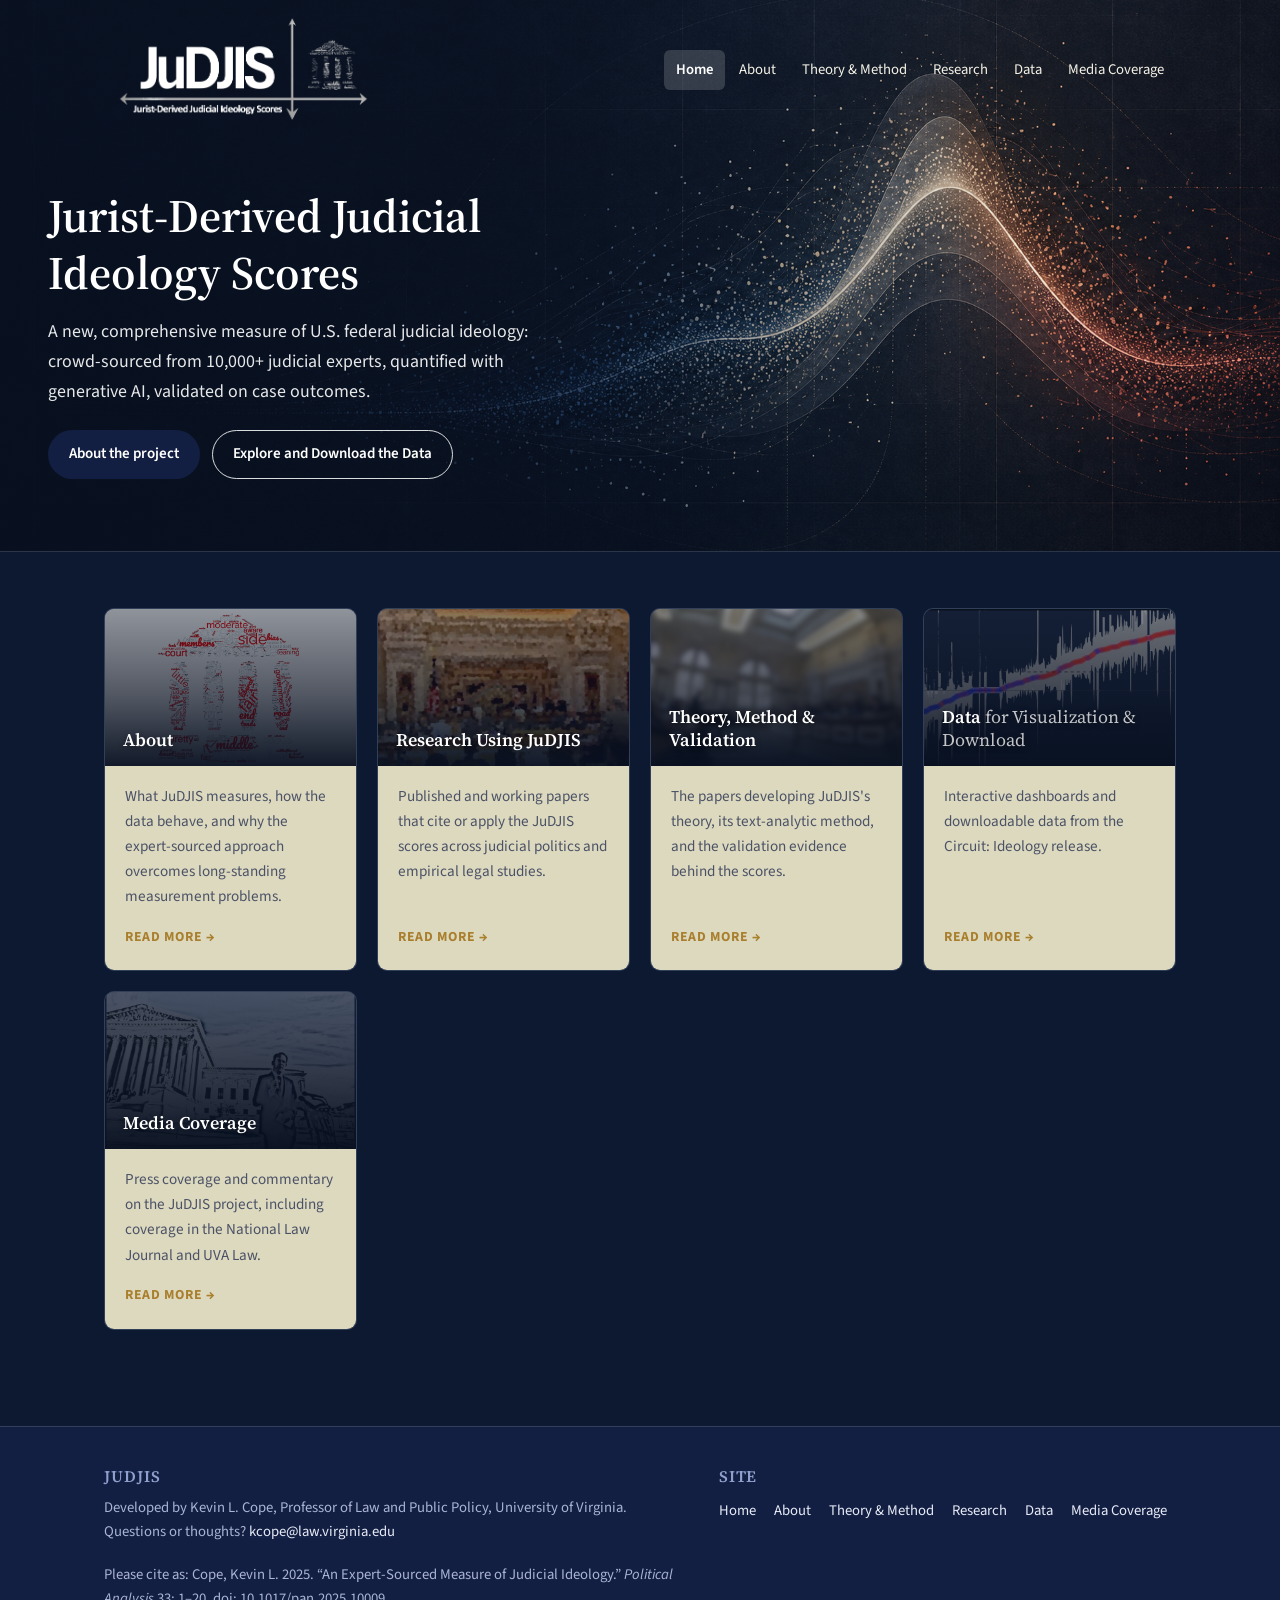
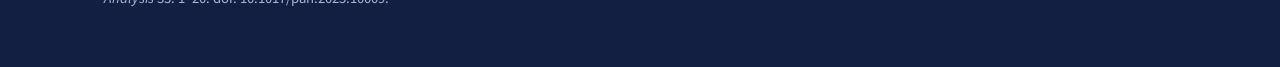
<file: index.html>
<!DOCTYPE html>
<html lang="en">
<head>
<meta charset="UTF-8">
<meta name="viewport" content="width=device-width, initial-scale=1.0">
<title>JuDJIS — Jurist-Derived Judicial Ideology Scores</title>
<meta name="description" content="A dynamic, interval-level, multi-dimensional measure of ideology for nearly every Article III U.S. federal judge serving since 1990.">
<link rel="preconnect" href="https://fonts.googleapis.com">
<link rel="preconnect" href="https://fonts.gstatic.com" crossorigin>
<link href="https://fonts.googleapis.com/css2?family=Source+Serif+4:wght@500;600;700&family=Source+Sans+3:wght@400;600;700&display=swap" rel="stylesheet">
<link rel="stylesheet" href="css/style.css">
</head>
<body class="home">

<section class="hero">
  <div class="hero-bg hero-bg-wave is-visible" id="heroBgA"></div>
  <div class="hero-bg hero-bg-dots" id="heroBgB"></div>
  <header class="site-header">
    <div class="container">
      <a class="brand" href="index.html">
        <img class="brand-logo" src="images/JuDJIS-Logo-header-bw.png" alt="JuDJIS — Jurist-Derived Judicial Ideology Scores">
      </a>
      <nav class="main-nav">
        <a href="index.html" class="active">Home</a>
        <a href="about.html">About</a>
        <a href="theory-method-validation.html">Theory &amp; Method</a>
        <a href="research.html">Research</a>
        <a href="data.html">Data</a>
        <a href="discussion-media.html">Media Coverage</a>
      </nav>
    </div>
  </header>

  <div class="hero-copy-row">
    <div class="hero-copy">
      <h1>Jurist-Derived Judicial Ideology Scores</h1>
      <p class="lede">A new, comprehensive measure of U.S. federal judicial ideology: crowd-sourced from 10,000+ judicial experts, quantified with generative AI, validated on case outcomes.</p>
      <div class="hero-actions">
        <a class="btn btn-primary" href="about.html">About the project</a>
        <a class="btn btn-ghost" href="data.html">Explore and Download the Data</a>
      </div>
    </div>
  </div>
</section>

<script>
(function () {
  var layers = [document.getElementById('heroBgA'), document.getElementById('heroBgB')];
  var current = 0;
  if (Math.random() < 0.5) {
    layers[0].classList.remove('is-visible');
    layers[1].classList.add('is-visible');
    current = 1;
  }
  setInterval(function () {
    var next = current === 0 ? 1 : 0;
    layers[current].classList.remove('is-visible');
    layers[next].classList.add('is-visible');
    current = next;
  }, 7500);
})();
</script>

<section class="section">
  <div class="container">
    <div class="card-grid">
      <a class="card" href="about.html">
        <div class="card-media card-media-contain">
          <img src="images/wordcloud-courthouse.png" alt="">
          <h3 class="card-media-title">About</h3>
        </div>
        <div class="card-body">
          <p>What JuDJIS measures, how the data behave, and why the expert-sourced approach overcomes long-standing measurement problems.</p>
          <span class="card-cta">Read more →</span>
        </div>
      </a>

      <a class="card" href="research.html">
        <div class="card-media">
          <img src="images/Picture2.jpg" alt="">
          <h3 class="card-media-title">Research Using JuDJIS</h3>
        </div>
        <div class="card-body">
          <p>Published and working papers that cite or apply the JuDJIS scores across judicial politics and empirical legal studies.</p>
          <span class="card-cta">Read more →</span>
        </div>
      </a>

      <a class="card" href="theory-method-validation.html">
        <div class="card-media">
          <img src="images/9thcir-edited-1024x669.png" alt="">
          <h3 class="card-media-title">Theory, Method &amp; Validation</h3>
        </div>
        <div class="card-body">
          <p>The papers developing JuDJIS's theory, its text-analytic method, and the validation evidence behind the scores.</p>
          <span class="card-cta">Read more →</span>
        </div>
      </a>

      <a class="card" href="data.html">
        <div class="card-media">
          <img src="images/Picture1-1.png" alt="">
          <h3 class="card-media-title">Data <span style="font-weight:400;color:rgba(255,255,255,0.75)">for Visualization &amp; Download</span></h3>
        </div>
        <div class="card-body">
          <p>Interactive dashboards and downloadable data from the Circuit: Ideology release.</p>
          <span class="card-cta">Read more →</span>
        </div>
      </a>

      <a class="card" href="discussion-media.html">
        <div class="card-media">
          <img src="images/Picture5.png" alt="">
          <h3 class="card-media-title">Media Coverage</h3>
        </div>
        <div class="card-body">
          <p>Press coverage and commentary on the JuDJIS project, including coverage in the National Law Journal and UVA Law.</p>
          <span class="card-cta">Read more →</span>
        </div>
      </a>
    </div>
  </div>
</section>

<footer class="site-footer">
  <div class="container">
    <div>
      <h4>JuDJIS</h4>
      <p>Developed by Kevin L. Cope, Professor of Law and Public Policy, University of Virginia.<br>
      Questions or thoughts? <a href="mailto:kcope@law.virginia.edu">kcope@law.virginia.edu</a></p>
      <p class="footer-fine">Please cite as: Cope, Kevin L. 2025. “An Expert-Sourced Measure of Judicial Ideology.” <em>Political Analysis</em> 33: 1–20. doi: 10.1017/pan.2025.10009.</p>
    </div>
    <div>
      <h4>Site</h4>
      <ul class="footer-nav">
        <li><a href="index.html">Home</a></li>
        <li><a href="about.html">About</a></li>
        <li><a href="theory-method-validation.html">Theory &amp; Method</a></li>
        <li><a href="research.html">Research</a></li>
        <li><a href="data.html">Data</a></li>
        <li><a href="discussion-media.html">Media Coverage</a></li>
      </ul>
    </div>
  </div>
</footer>

</body>
</html>
</file>
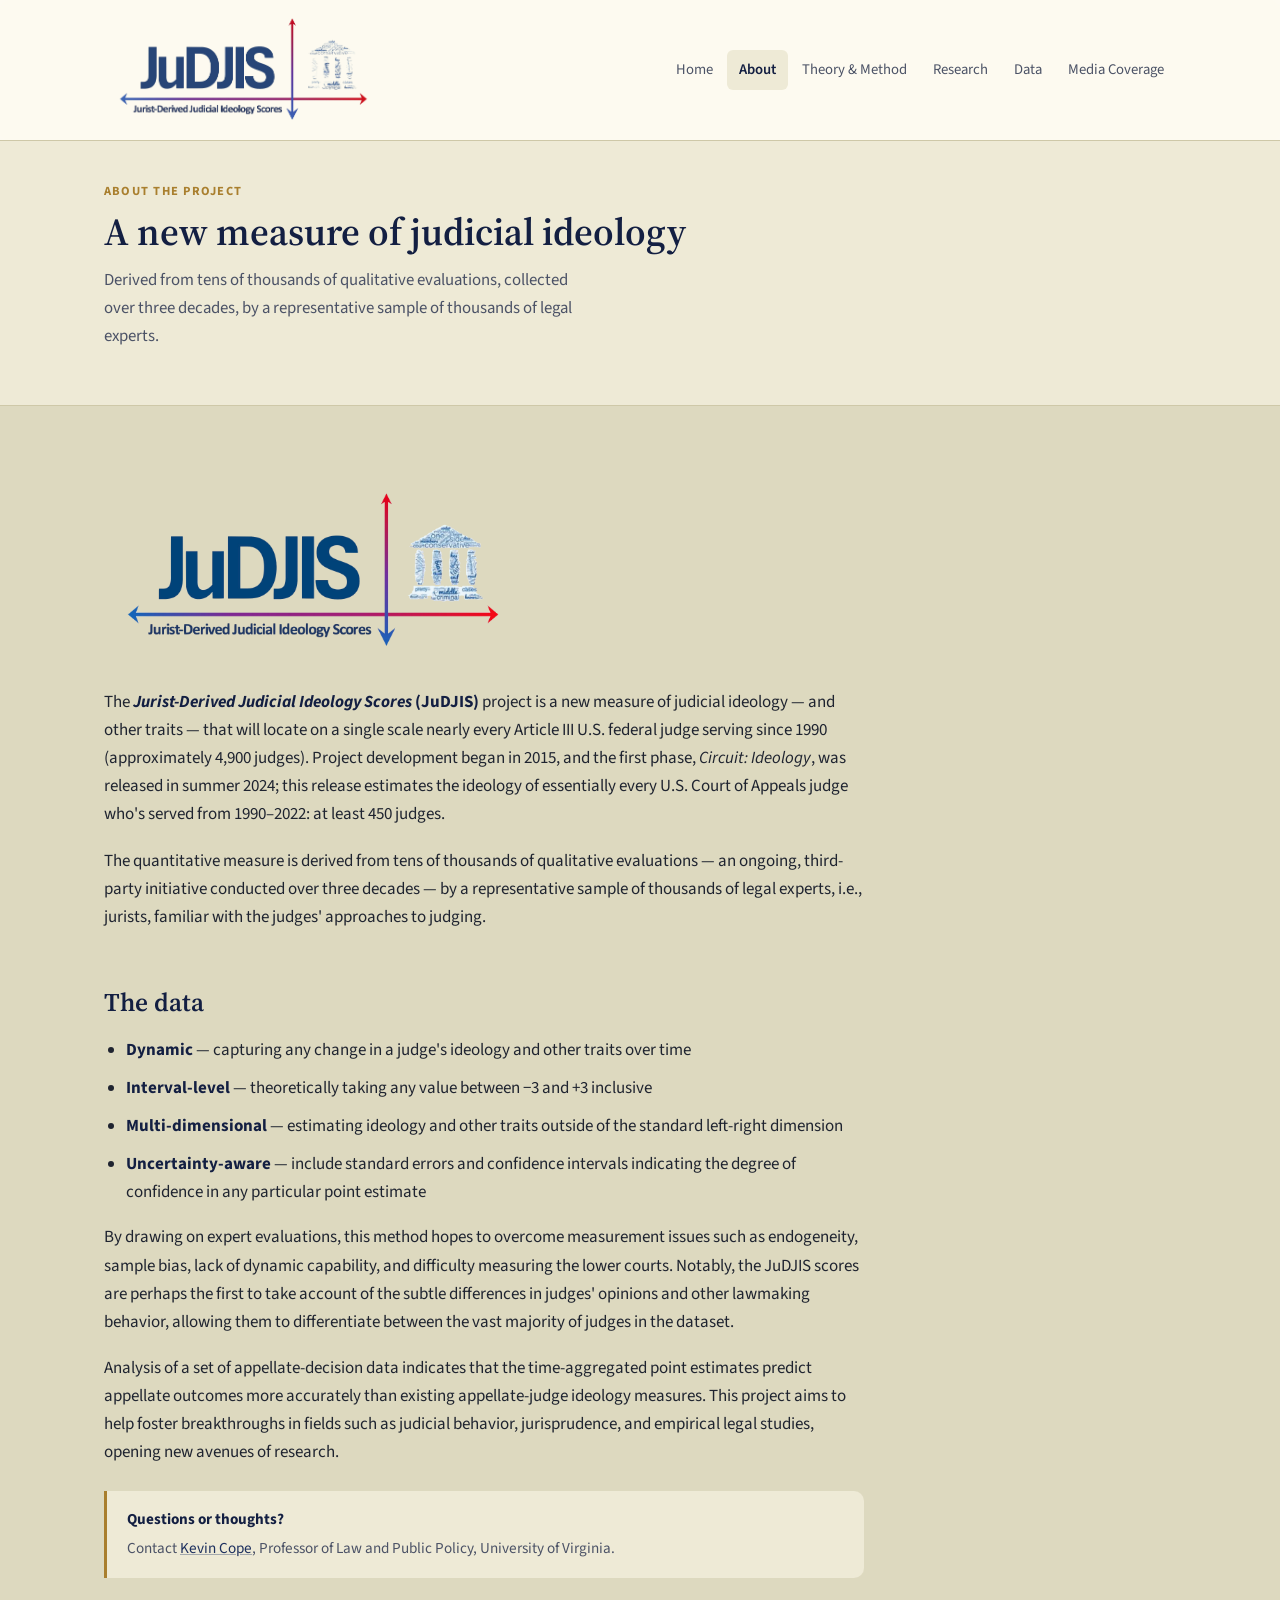
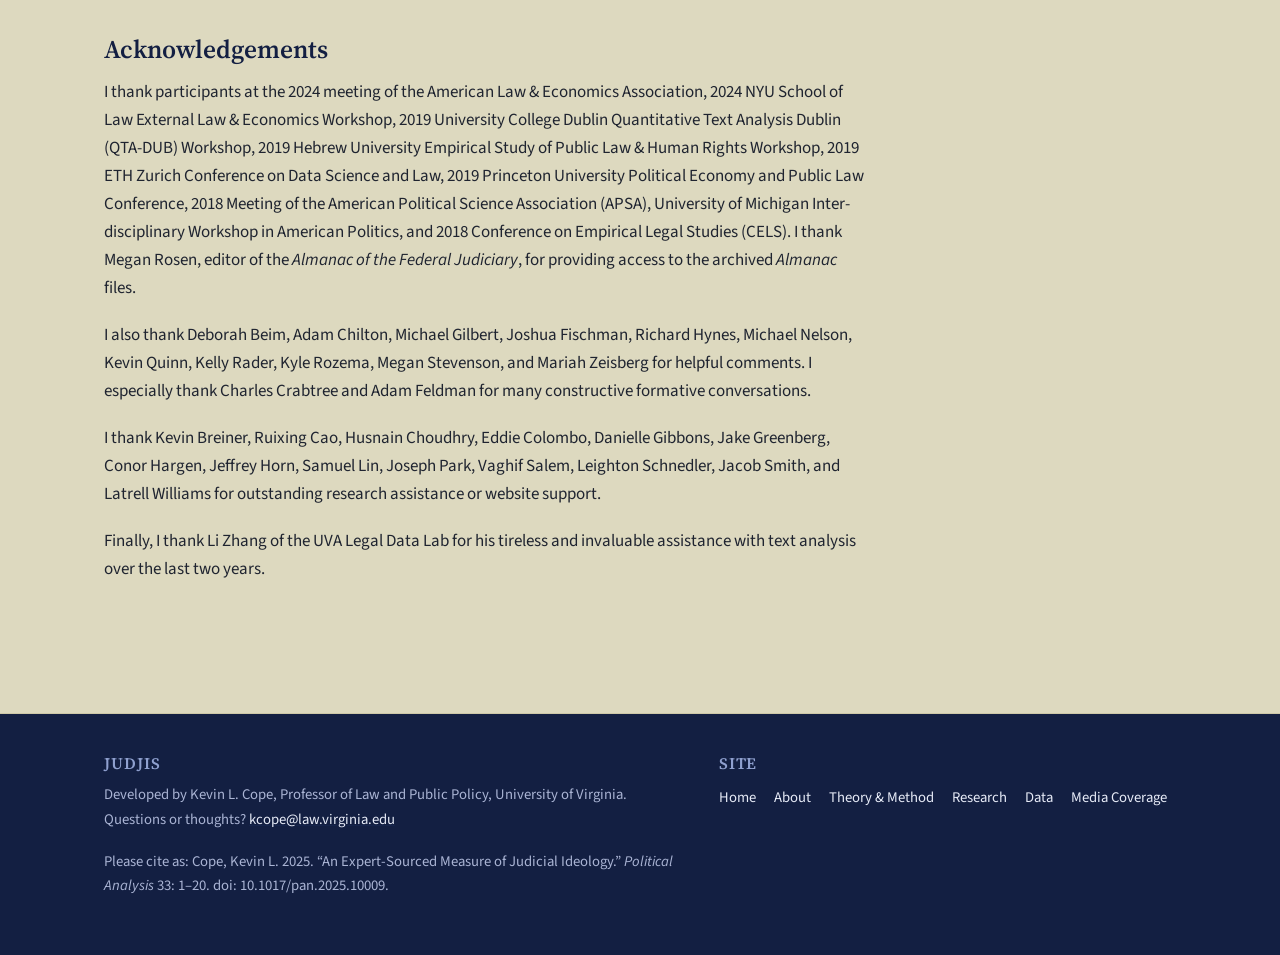
<file: about.html>
<!DOCTYPE html>
<html lang="en">
<head>
<meta charset="UTF-8">
<meta name="viewport" content="width=device-width, initial-scale=1.0">
<title>About — JuDJIS</title>
<meta name="description" content="What the Jurist-Derived Judicial Ideology Scores measure, how the data behave, and acknowledgements.">
<link rel="preconnect" href="https://fonts.googleapis.com">
<link rel="preconnect" href="https://fonts.gstatic.com" crossorigin>
<link href="https://fonts.googleapis.com/css2?family=Source+Serif+4:wght@500;600;700&family=Source+Sans+3:wght@400;600;700&display=swap" rel="stylesheet">
<link rel="stylesheet" href="css/style.css">
</head>
<body>

<header class="site-header">
  <div class="container">
    <a class="brand" href="index.html">
      <img class="brand-logo" src="images/JuDJIS-Logo-colored-transparent.png" alt="JuDJIS — Jurist-Derived Judicial Ideology Scores">
    </a>
    <nav class="main-nav">
      <a href="index.html">Home</a>
      <a href="about.html" class="active">About</a>
      <a href="theory-method-validation.html">Theory &amp; Method</a>
      <a href="research.html">Research</a>
      <a href="data.html">Data</a>
      <a href="discussion-media.html">Media Coverage</a>
    </nav>
  </div>
</header>

<section class="page-head">
  <div class="container">
    <div class="kicker">About the project</div>
    <h1>A new measure of judicial ideology</h1>
    <p class="lede">Derived from tens of thousands of qualitative evaluations, collected over three decades, by a representative sample of thousands of legal experts.</p>
  </div>
</section>

<div class="container">
  <div class="content-wrap prose">

    <img class="figure" src="images/JuDJIS-Logo-noBG.png" alt="JuDJIS logo" style="max-width:420px;border:none">

    <p>The <strong><em>Jurist-Derived Judicial Ideology Scores</em> (JuDJIS)</strong> project is a new measure of judicial ideology — and other traits — that will locate on a single scale nearly every Article III U.S. federal judge serving since 1990 (approximately 4,900 judges). Project development began in 2015, and the first phase, <em>Circuit: Ideology</em>, was released in summer 2024; this release estimates the ideology of essentially every U.S. Court of Appeals judge who's served from 1990&ndash;2022: at least 450 judges.</p>

    <p>The quantitative measure is derived from tens of thousands of qualitative evaluations — an ongoing, third-party initiative conducted over three decades — by a representative sample of thousands of legal experts, i.e., jurists, familiar with the judges' approaches to judging.</p>

    <h2>The data</h2>
    <ul>
      <li><strong>Dynamic</strong> — capturing any change in a judge's ideology and other traits over time</li>
      <li><strong>Interval-level</strong> — theoretically taking any value between &minus;3 and +3 inclusive</li>
      <li><strong>Multi-dimensional</strong> — estimating ideology and other traits outside of the standard left-right dimension</li>
      <li><strong>Uncertainty-aware</strong> — include standard errors and confidence intervals indicating the degree of confidence in any particular point estimate</li>
    </ul>

    <p>By drawing on expert evaluations, this method hopes to overcome measurement issues such as endogeneity, sample bias, lack of dynamic capability, and difficulty measuring the lower courts. Notably, the JuDJIS scores are perhaps the first to take account of the subtle differences in judges' opinions and other lawmaking behavior, allowing them to differentiate between the vast majority of judges in the dataset.</p>

    <p>Analysis of a set of appellate-decision data indicates that the time-aggregated point estimates predict appellate outcomes more accurately than existing appellate-judge ideology measures. This project aims to help foster breakthroughs in fields such as judicial behavior, jurisprudence, and empirical legal studies, opening new avenues of research.</p>

    <div class="note-box">
      <strong style="color:var(--navy-deep);display:block;margin-bottom:0.3em">Questions or thoughts?</strong>
      Contact <a href="mailto:kcope@law.virginia.edu">Kevin Cope</a>, Professor of Law and Public Policy, University of Virginia.
    </div>

    <h2>Acknowledgements</h2>
    <p>I thank participants at the 2024 meeting of the American Law &amp; Economics Association, 2024 NYU School of Law External Law &amp; Economics Workshop, 2019 University College Dublin Quantitative Text Analysis Dublin (QTA-DUB) Workshop, 2019 Hebrew University Empirical Study of Public Law &amp; Human Rights Workshop, 2019 ETH Zurich Conference on Data Science and Law, 2019 Princeton University Political Economy and Public Law Conference, 2018 Meeting of the American Political Science Association (APSA), University of Michigan Inter-disciplinary Workshop in American Politics, and 2018 Conference on Empirical Legal Studies (CELS). I thank Megan Rosen, editor of the <em>Almanac of the Federal Judiciary</em>, for providing access to the archived <em>Almanac</em> files.</p>

    <p>I also thank Deborah Beim, Adam Chilton, Michael Gilbert, Joshua Fischman, Richard Hynes, Michael Nelson, Kevin Quinn, Kelly Rader, Kyle Rozema, Megan Stevenson, and Mariah Zeisberg for helpful comments. I especially thank Charles Crabtree and Adam Feldman for many constructive formative conversations.</p>

    <p>I thank Kevin Breiner, Ruixing Cao, Husnain Choudhry, Eddie Colombo, Danielle Gibbons, Jake Greenberg, Conor Hargen, Jeffrey Horn, Samuel Lin, Joseph Park, Vaghif Salem, Leighton Schnedler, Jacob Smith, and Latrell Williams for outstanding research assistance or website support.</p>

    <p>Finally, I thank Li Zhang of the UVA Legal Data Lab for his tireless and invaluable assistance with text analysis over the last two years.</p>

  </div>
</div>

<footer class="site-footer">
  <div class="container">
    <div>
      <h4>JuDJIS</h4>
      <p>Developed by Kevin L. Cope, Professor of Law and Public Policy, University of Virginia.<br>
      Questions or thoughts? <a href="mailto:kcope@law.virginia.edu">kcope@law.virginia.edu</a></p>
      <p class="footer-fine">Please cite as: Cope, Kevin L. 2025. “An Expert-Sourced Measure of Judicial Ideology.” <em>Political Analysis</em> 33: 1–20. doi: 10.1017/pan.2025.10009.</p>
    </div>
    <div>
      <h4>Site</h4>
      <ul class="footer-nav">
        <li><a href="index.html">Home</a></li>
        <li><a href="about.html">About</a></li>
        <li><a href="theory-method-validation.html">Theory &amp; Method</a></li>
        <li><a href="research.html">Research</a></li>
        <li><a href="data.html">Data</a></li>
        <li><a href="discussion-media.html">Media Coverage</a></li>
      </ul>
    </div>
  </div>
</footer>

</body>
</html>
</file>
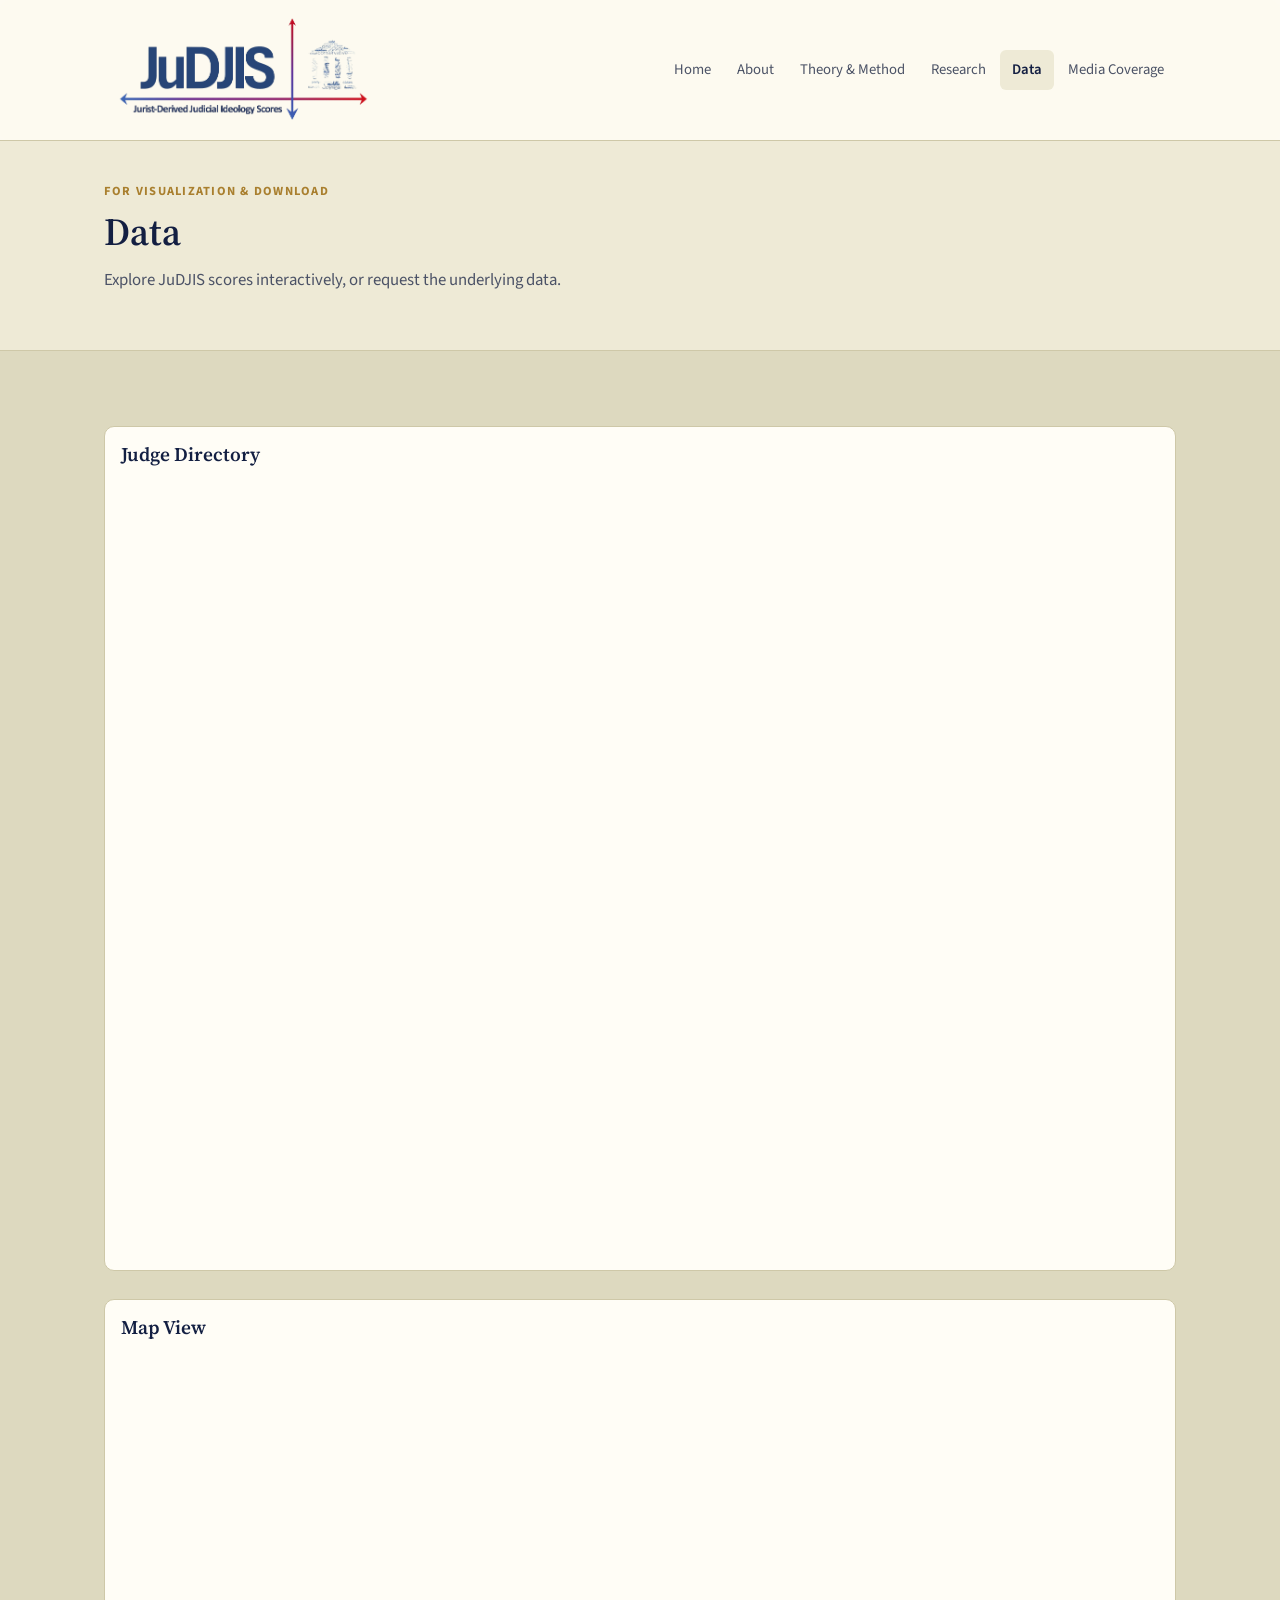
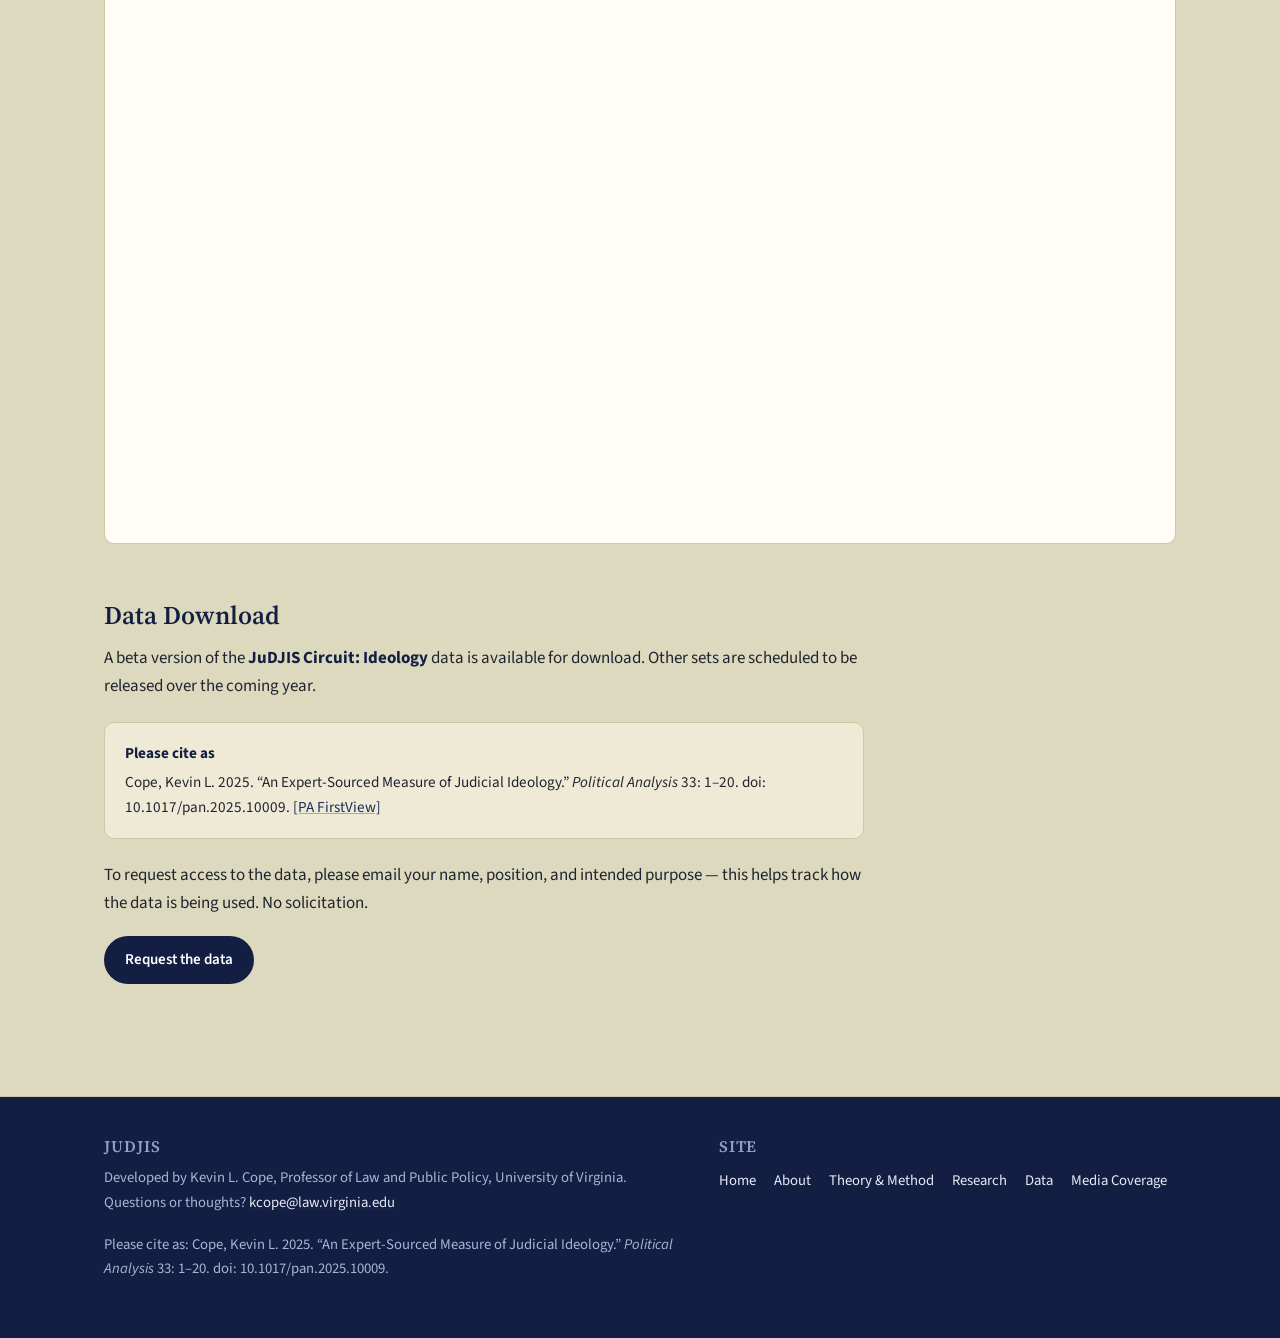
<file: data.html>
<!DOCTYPE html>
<html lang="en">
<head>
<meta charset="UTF-8">
<meta name="viewport" content="width=device-width, initial-scale=1.0">
<title>Data — JuDJIS</title>
<meta name="description" content="Interactive dashboards and downloadable data from the JuDJIS Circuit: Ideology release.">
<link rel="preconnect" href="https://fonts.googleapis.com">
<link rel="preconnect" href="https://fonts.gstatic.com" crossorigin>
<link href="https://fonts.googleapis.com/css2?family=Source+Serif+4:wght@500;600;700&family=Source+Sans+3:wght@400;600;700&display=swap" rel="stylesheet">
<link rel="stylesheet" href="css/style.css">
</head>
<body>

<header class="site-header">
  <div class="container">
    <a class="brand" href="index.html">
      <img class="brand-logo" src="images/JuDJIS-Logo-colored-transparent.png" alt="JuDJIS — Jurist-Derived Judicial Ideology Scores">
    </a>
    <nav class="main-nav">
      <a href="index.html">Home</a>
      <a href="about.html">About</a>
      <a href="theory-method-validation.html">Theory &amp; Method</a>
      <a href="research.html">Research</a>
      <a href="data.html" class="active">Data</a>
      <a href="discussion-media.html">Media Coverage</a>
    </nav>
  </div>
</header>

<section class="page-head">
  <div class="container">
    <div class="kicker">For visualization &amp; download</div>
    <h1>Data</h1>
    <p class="lede">Explore JuDJIS scores interactively, or request the underlying data.</p>
  </div>
</section>

<div class="container">
  <div class="content-wrap">

    <div class="viz-embed">
      <h3>Judge Directory</h3>
      <div class='tableauPlaceholder' id='vizDirectory' style='position: relative;'>
        <noscript>
          <a href='#'>
            <img alt='Directory' src='https://public.tableau.com/static/images/Ju/JuDJISInteractiveTool/JuDJISInteractiveTool/1_rss.png' style='border: none;' />
          </a>
        </noscript>
        <object class='tableauViz' style='display: none;'>
          <param name='host_url' value='https%3A%2F%2Fpublic.tableau.com%2F' />
          <param name='embed_code_version' value='3' />
          <param name='site_root' value='' />
          <param name='name' value='JuDJISInteractiveTool&#47;JuDJISInteractiveTool' />
          <param name='tabs' value='no' />
          <param name='toolbar' value='yes' />
          <param name='static_image' value='https://public.tableau.com/static/images/Ju/JuDJISInteractiveTool/JuDJISInteractiveTool/1.png' />
          <param name='animate_transition' value='yes' />
          <param name='display_static_image' value='yes' />
          <param name='display_spinner' value='yes' />
          <param name='display_overlay' value='yes' />
          <param name='display_count' value='yes' />
          <param name='language' value='en-US' />
        </object>
      </div>
    </div>

    <div class="viz-embed">
      <h3>Map View</h3>
      <div class='tableauPlaceholder' id='vizMap' style='position: relative;'>
        <noscript>
          <a href='#'>
            <img alt='Map' src='https://public.tableau.com/static/images/Ma/MapviewJUDJIS2025_8/Dashboard1/1_rss.png' style='border: none;' />
          </a>
        </noscript>
        <object class='tableauViz' style='display: none;'>
          <param name='host_url' value='https%3A%2F%2Fpublic.tableau.com%2F' />
          <param name='embed_code_version' value='3' />
          <param name='site_root' value='' />
          <param name='name' value='MapviewJUDJIS2025_8&#47;Dashboard1' />
          <param name='tabs' value='no' />
          <param name='toolbar' value='yes' />
          <param name='static_image' value='https://public.tableau.com/static/images/Ma/MapviewJUDJIS2025_8/Dashboard1/1.png' />
          <param name='animate_transition' value='yes' />
          <param name='display_static_image' value='yes' />
          <param name='display_spinner' value='yes' />
          <param name='display_overlay' value='yes' />
          <param name='display_count' value='yes' />
          <param name='language' value='en-US' />
        </object>
      </div>
    </div>

    <script type='text/javascript'>
      function resizeVizDirectory() {
        var div = document.getElementById('vizDirectory');
        var viz = div.getElementsByTagName('object')[0];
        var width = div.offsetWidth;
        viz.style.display = 'block';
        viz.style.width = '100%';
        viz.style.height = (width * 0.75) + 'px';
      }
      resizeVizDirectory();
      window.addEventListener('resize', resizeVizDirectory);

      function resizeVizMap() {
        var div = document.getElementById('vizMap');
        var viz = div.getElementsByTagName('object')[0];
        var width = div.offsetWidth;
        viz.style.display = 'block';
        viz.style.width = '100%';
        viz.style.height = (width * 0.75) + 'px';
      }
      resizeVizMap();
      window.addEventListener('resize', resizeVizMap);

      var judjisTableauScript = document.createElement('script');
      judjisTableauScript.src = 'https://public.tableau.com/javascripts/api/viz_v1.js';
      document.body.appendChild(judjisTableauScript);
    </script>

    <div class="prose">
      <h2>Data Download</h2>
      <p>A beta version of the <strong>JuDJIS Circuit: Ideology</strong> data is available for download. Other sets are scheduled to be released over the coming year.</p>

      <div class="cite-box">
        <strong>Please cite as</strong>
        Cope, Kevin L. 2025. “An Expert-Sourced Measure of Judicial Ideology.” <em>Political Analysis</em> 33: 1&ndash;20. doi: 10.1017/pan.2025.10009. <a href="https://www.cambridge.org/core/journals/political-analysis/article/an-expertsourced-measure-of-judicial-ideology/DA4B00735B1031B739F9AC14598EBA0B" target="_blank" rel="noreferrer noopener">[PA FirstView]</a>
      </div>

      <p>To request access to the data, please email your name, position, and intended purpose &mdash; this helps track how the data is being used. No solicitation.</p>

      <a class="btn btn-primary" href="mailto:kcope@law.virginia.edu?subject=JuDJIS%20Data%20Request&body=Name%3A%0APosition%3A%0AIntended%20purpose%3A">Request the data</a>
    </div>

  </div>
</div>

<footer class="site-footer">
  <div class="container">
    <div>
      <h4>JuDJIS</h4>
      <p>Developed by Kevin L. Cope, Professor of Law and Public Policy, University of Virginia.<br>
      Questions or thoughts? <a href="mailto:kcope@law.virginia.edu">kcope@law.virginia.edu</a></p>
      <p class="footer-fine">Please cite as: Cope, Kevin L. 2025. “An Expert-Sourced Measure of Judicial Ideology.” <em>Political Analysis</em> 33: 1–20. doi: 10.1017/pan.2025.10009.</p>
    </div>
    <div>
      <h4>Site</h4>
      <ul class="footer-nav">
        <li><a href="index.html">Home</a></li>
        <li><a href="about.html">About</a></li>
        <li><a href="theory-method-validation.html">Theory &amp; Method</a></li>
        <li><a href="research.html">Research</a></li>
        <li><a href="data.html">Data</a></li>
        <li><a href="discussion-media.html">Media Coverage</a></li>
      </ul>
    </div>
  </div>
</footer>

</body>
</html>
</file>
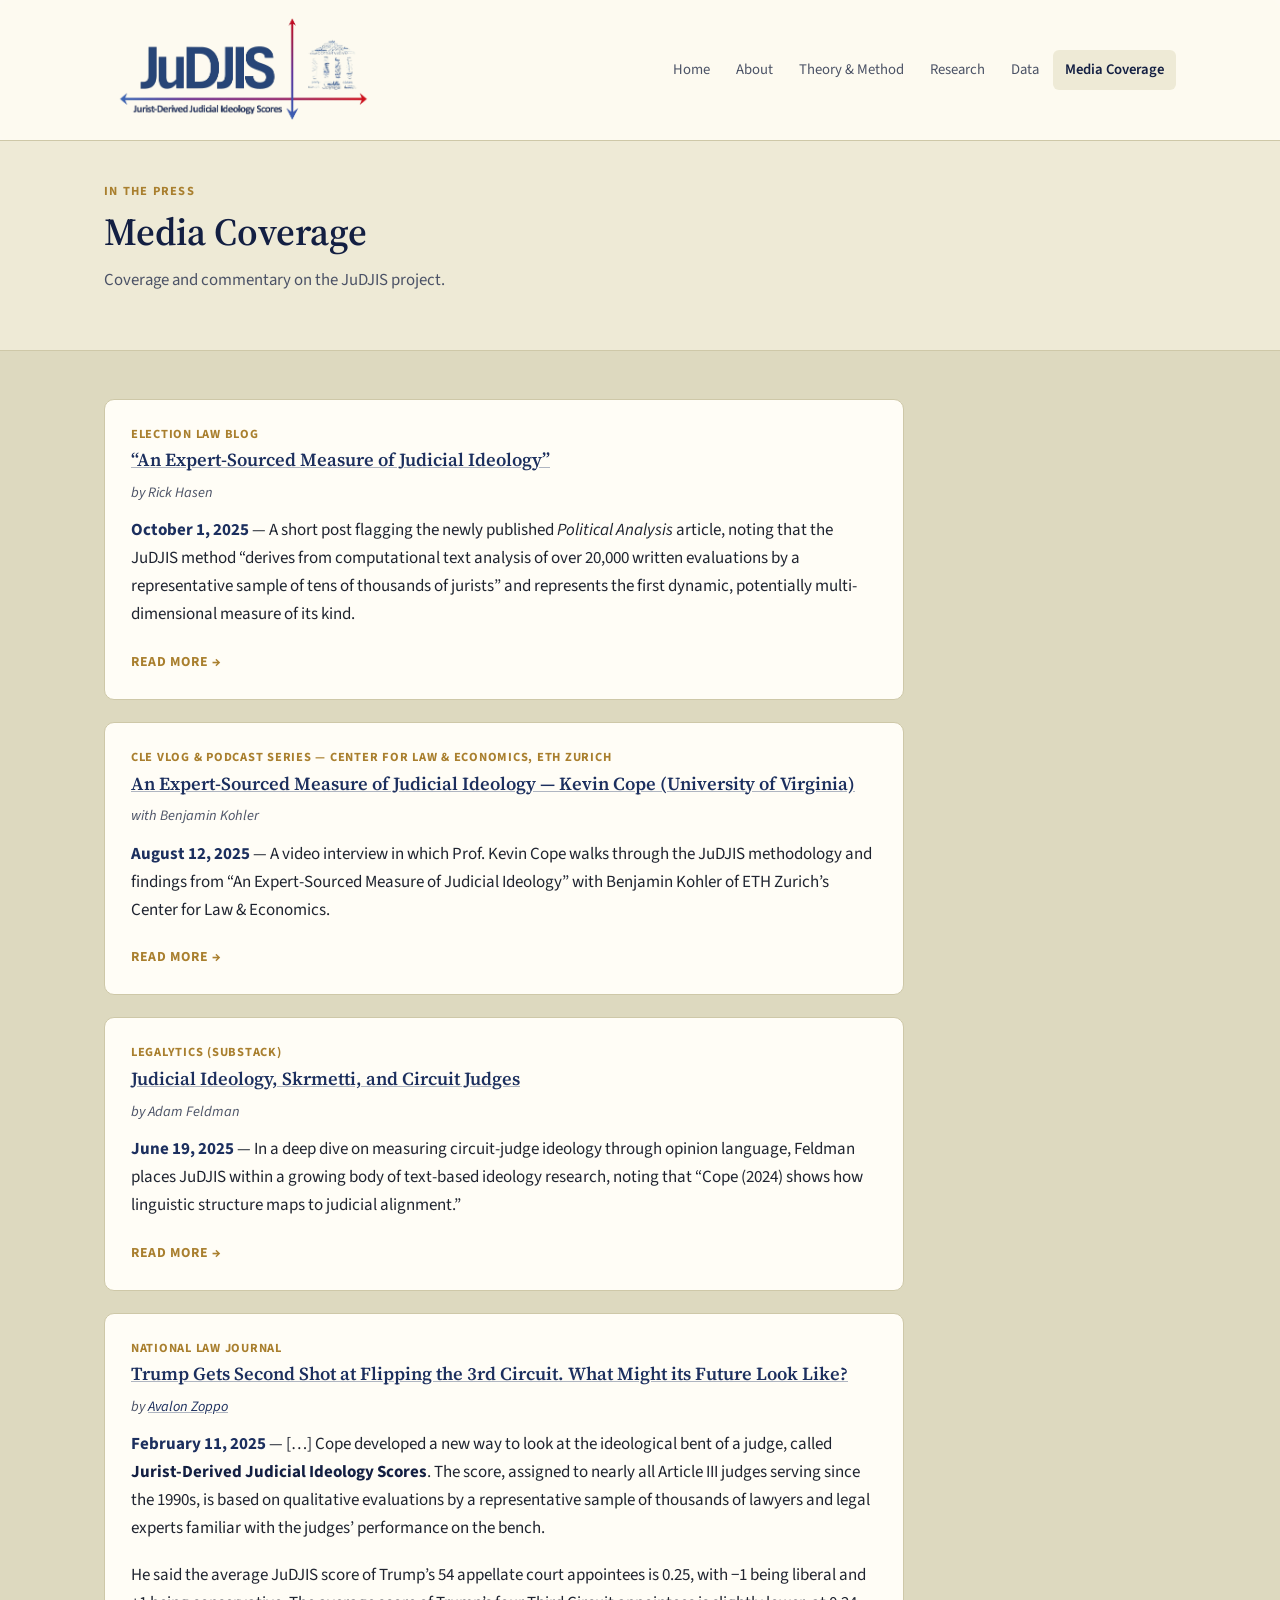
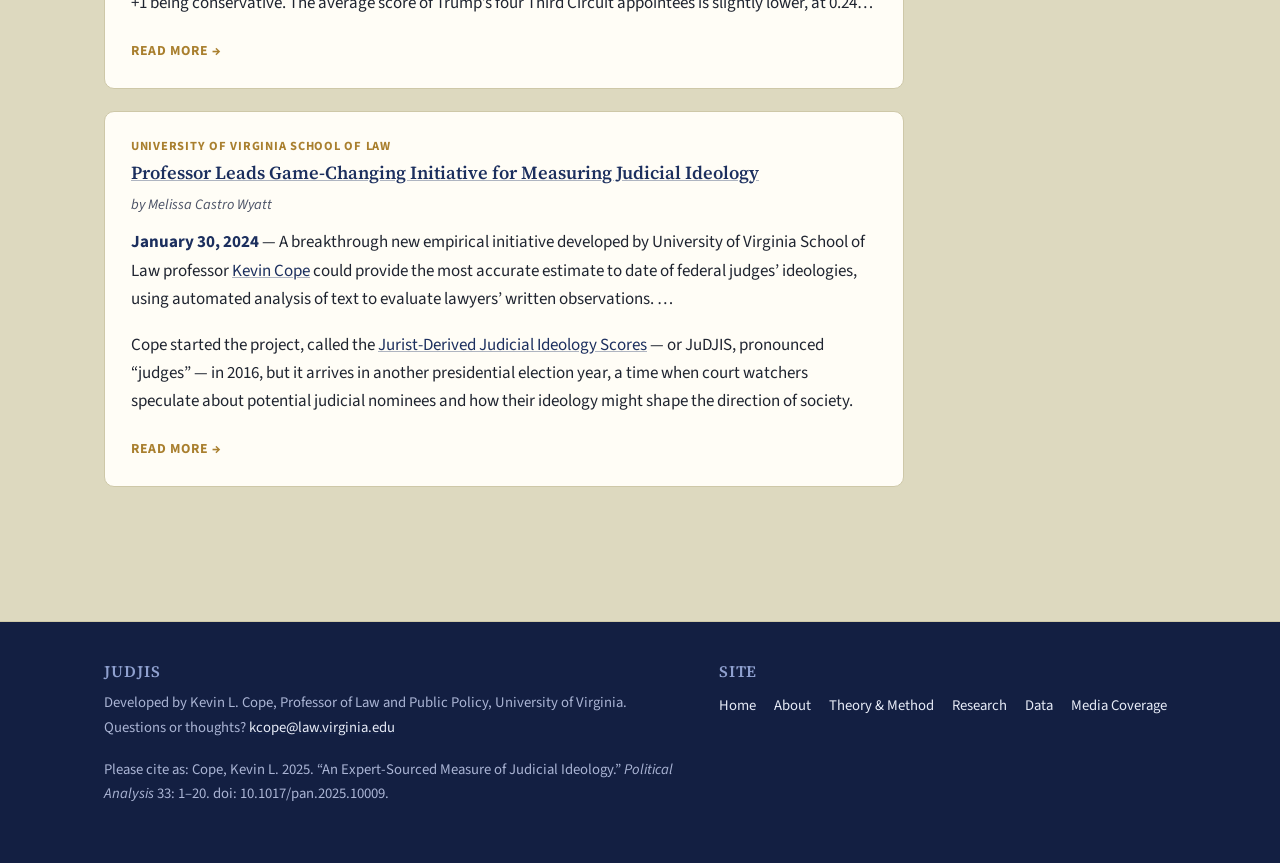
<file: discussion-media.html>
<!DOCTYPE html>
<html lang="en">
<head>
<meta charset="UTF-8">
<meta name="viewport" content="width=device-width, initial-scale=1.0">
<title>Media Coverage — JuDJIS</title>
<meta name="description" content="Press coverage and commentary on the JuDJIS project.">
<link rel="preconnect" href="https://fonts.googleapis.com">
<link rel="preconnect" href="https://fonts.gstatic.com" crossorigin>
<link href="https://fonts.googleapis.com/css2?family=Source+Serif+4:wght@500;600;700&family=Source+Sans+3:wght@400;600;700&display=swap" rel="stylesheet">
<link rel="stylesheet" href="css/style.css">
</head>
<body>

<header class="site-header">
  <div class="container">
    <a class="brand" href="index.html">
      <img class="brand-logo" src="images/JuDJIS-Logo-colored-transparent.png" alt="JuDJIS — Jurist-Derived Judicial Ideology Scores">
    </a>
    <nav class="main-nav">
      <a href="index.html">Home</a>
      <a href="about.html">About</a>
      <a href="theory-method-validation.html">Theory &amp; Method</a>
      <a href="research.html">Research</a>
      <a href="data.html">Data</a>
      <a href="discussion-media.html" class="active">Media Coverage</a>
    </nav>
  </div>
</header>

<section class="page-head">
  <div class="container">
    <div class="kicker">In the press</div>
    <h1>Media Coverage</h1>
    <p class="lede">Coverage and commentary on the JuDJIS project.</p>
  </div>
</section>

<div class="container">
  <div class="content-wrap prose" style="max-width:800px">

    <div class="press-card">
      <div class="press-source">Election Law Blog</div>
      <h3><a href="https://electionlawblog.org/?p=152327" target="_blank" rel="noreferrer noopener">&ldquo;An Expert-Sourced Measure of Judicial Ideology&rdquo;</a></h3>
      <div class="press-byline">by Rick Hasen</div>
      <p><span class="press-date">October 1, 2025</span> &mdash; A short post flagging the newly published <em>Political Analysis</em> article, noting that the JuDJIS method &ldquo;derives from computational text analysis of over 20,000 written evaluations by a representative sample of tens of thousands of jurists&rdquo; and represents the first dynamic, potentially multi-dimensional measure of its kind.</p>
      <a href="https://electionlawblog.org/?p=152327" target="_blank" rel="noreferrer noopener" class="card-cta" style="text-decoration:none">Read more →</a>
    </div>

    <div class="press-card">
      <div class="press-source">CLE Vlog &amp; Podcast Series &mdash; Center for Law &amp; Economics, ETH Zurich</div>
      <h3><a href="https://www.youtube.com/watch?v=D_5cL2VkKHQ" target="_blank" rel="noreferrer noopener">An Expert-Sourced Measure of Judicial Ideology &mdash; Kevin Cope (University of Virginia)</a></h3>
      <div class="press-byline">with Benjamin Kohler</div>
      <p><span class="press-date">August 12, 2025</span> &mdash; A video interview in which Prof. Kevin Cope walks through the JuDJIS methodology and findings from &ldquo;An Expert-Sourced Measure of Judicial Ideology&rdquo; with Benjamin Kohler of ETH Zurich&rsquo;s Center for Law &amp; Economics.</p>
      <a href="https://www.youtube.com/watch?v=D_5cL2VkKHQ" target="_blank" rel="noreferrer noopener" class="card-cta" style="text-decoration:none">Read more →</a>
    </div>

    <div class="press-card">
      <div class="press-source">Legalytics (Substack)</div>
      <h3><a href="https://legalytics.substack.com/p/judicial-ideology-skrmetti-and-circuit" target="_blank" rel="noreferrer noopener">Judicial Ideology, Skrmetti, and Circuit Judges</a></h3>
      <div class="press-byline">by Adam Feldman</div>
      <p><span class="press-date">June 19, 2025</span> &mdash; In a deep dive on measuring circuit-judge ideology through opinion language, Feldman places JuDJIS within a growing body of text-based ideology research, noting that &ldquo;Cope (2024) shows how linguistic structure maps to judicial alignment.&rdquo;</p>
      <a href="https://legalytics.substack.com/p/judicial-ideology-skrmetti-and-circuit" target="_blank" rel="noreferrer noopener" class="card-cta" style="text-decoration:none">Read more →</a>
    </div>

    <div class="press-card">
      <div class="press-source">National Law Journal</div>
      <h3><a href="https://www.law.com/nationallawjournal/2025/02/11/trump-gets-second-shot-at-flipping-the-3rd-circuit-what-might-its-future-look-like/" target="_blank" rel="noreferrer noopener">Trump Gets Second Shot at Flipping the 3rd Circuit. What Might its Future Look Like?</a></h3>
      <div class="press-byline">by <a href="https://www.law.com/author/profile/avalon-zoppo/" target="_blank" rel="noreferrer noopener">Avalon Zoppo</a></div>
      <p><span class="press-date">February 11, 2025</span> &mdash; [&hellip;] Cope developed a new way to look at the ideological bent of a judge, called <strong>Jurist-Derived Judicial Ideology Scores</strong>. The score, assigned to nearly all Article III judges serving since the 1990s, is based on qualitative evaluations by a representative sample of thousands of lawyers and legal experts familiar with the judges&rsquo; performance on the bench.</p>
      <p>He said the average JuDJIS score of Trump&rsquo;s 54 appellate court appointees is 0.25, with &minus;1 being liberal and +1 being conservative. The average score of Trump&rsquo;s four Third Circuit appointees is slightly lower, at 0.24&hellip;</p>
      <a href="https://www.law.com/nationallawjournal/2025/02/11/trump-gets-second-shot-at-flipping-the-3rd-circuit-what-might-its-future-look-like/" target="_blank" rel="noreferrer noopener" class="card-cta" style="text-decoration:none">Read more →</a>
    </div>

    <div class="press-card">
      <div class="press-source">University of Virginia School of Law</div>
      <h3><a href="https://www.law.virginia.edu/news/202401/professor-leads-game-changing-initiative-measuring-judicial-ideology" target="_blank" rel="noreferrer noopener">Professor Leads Game-Changing Initiative for Measuring Judicial Ideology</a></h3>
      <div class="press-byline">by Melissa Castro Wyatt</div>
      <p><span class="press-date">January 30, 2024</span> &mdash; A breakthrough new empirical initiative developed by University of Virginia School of Law professor <a href="https://www.law.virginia.edu/faculty/profile/kc9fz/2381999" target="_blank" rel="noreferrer noopener">Kevin Cope</a> could provide the most accurate estimate to date of federal judges&rsquo; ideologies, using automated analysis of text to evaluate lawyers&rsquo; written observations. &hellip;</p>
      <p>Cope started the project, called the <a href="https://judjis.org/" target="_blank" rel="noreferrer noopener">Jurist-Derived Judicial Ideology Scores</a> &mdash; or JuDJIS, pronounced &ldquo;judges&rdquo; &mdash; in 2016, but it arrives in another presidential election year, a time when court watchers speculate about potential judicial nominees and how their ideology might shape the direction of society.</p>
      <a href="https://www.law.virginia.edu/news/202401/professor-leads-game-changing-initiative-measuring-judicial-ideology" target="_blank" rel="noreferrer noopener" class="card-cta" style="text-decoration:none">Read more →</a>
    </div>

  </div>
</div>

<footer class="site-footer">
  <div class="container">
    <div>
      <h4>JuDJIS</h4>
      <p>Developed by Kevin L. Cope, Professor of Law and Public Policy, University of Virginia.<br>
      Questions or thoughts? <a href="mailto:kcope@law.virginia.edu">kcope@law.virginia.edu</a></p>
      <p class="footer-fine">Please cite as: Cope, Kevin L. 2025. “An Expert-Sourced Measure of Judicial Ideology.” <em>Political Analysis</em> 33: 1–20. doi: 10.1017/pan.2025.10009.</p>
    </div>
    <div>
      <h4>Site</h4>
      <ul class="footer-nav">
        <li><a href="index.html">Home</a></li>
        <li><a href="about.html">About</a></li>
        <li><a href="theory-method-validation.html">Theory &amp; Method</a></li>
        <li><a href="research.html">Research</a></li>
        <li><a href="data.html">Data</a></li>
        <li><a href="discussion-media.html">Media Coverage</a></li>
      </ul>
    </div>
  </div>
</footer>

</body>
</html>
</file>
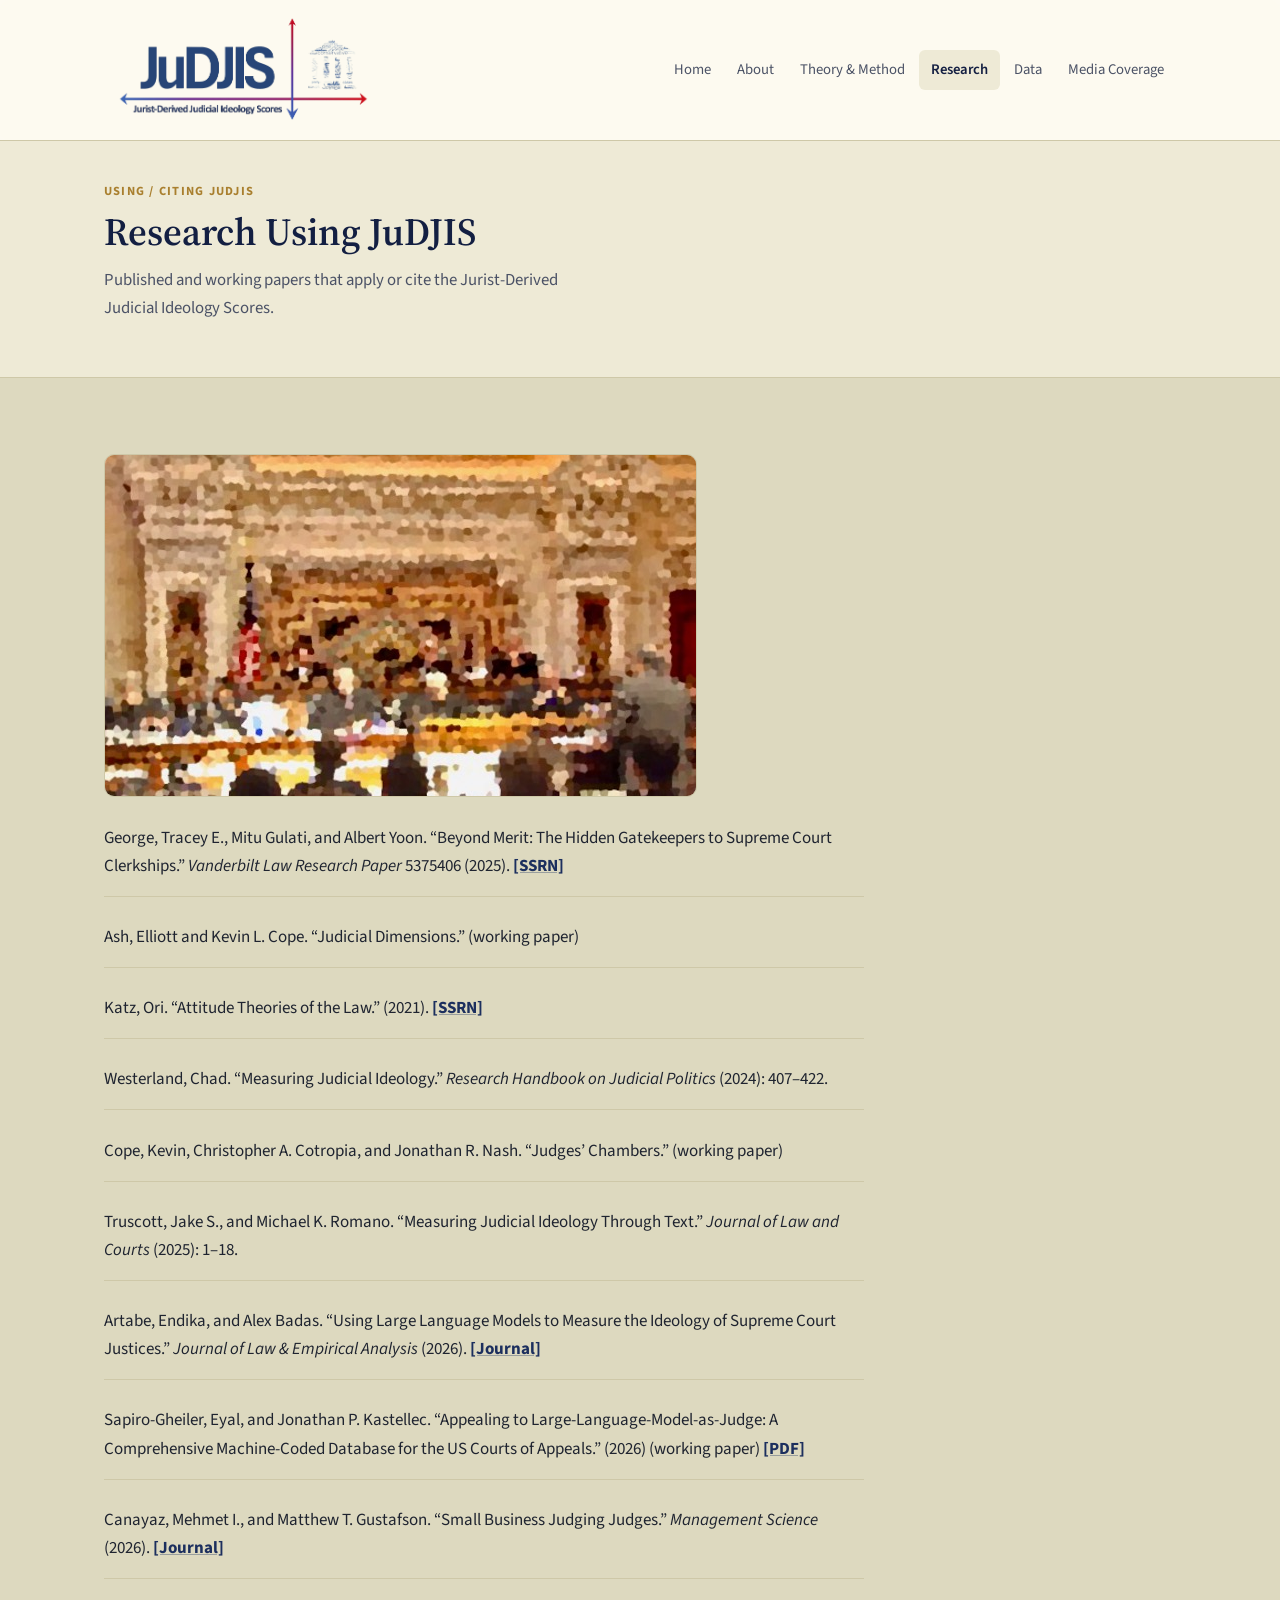
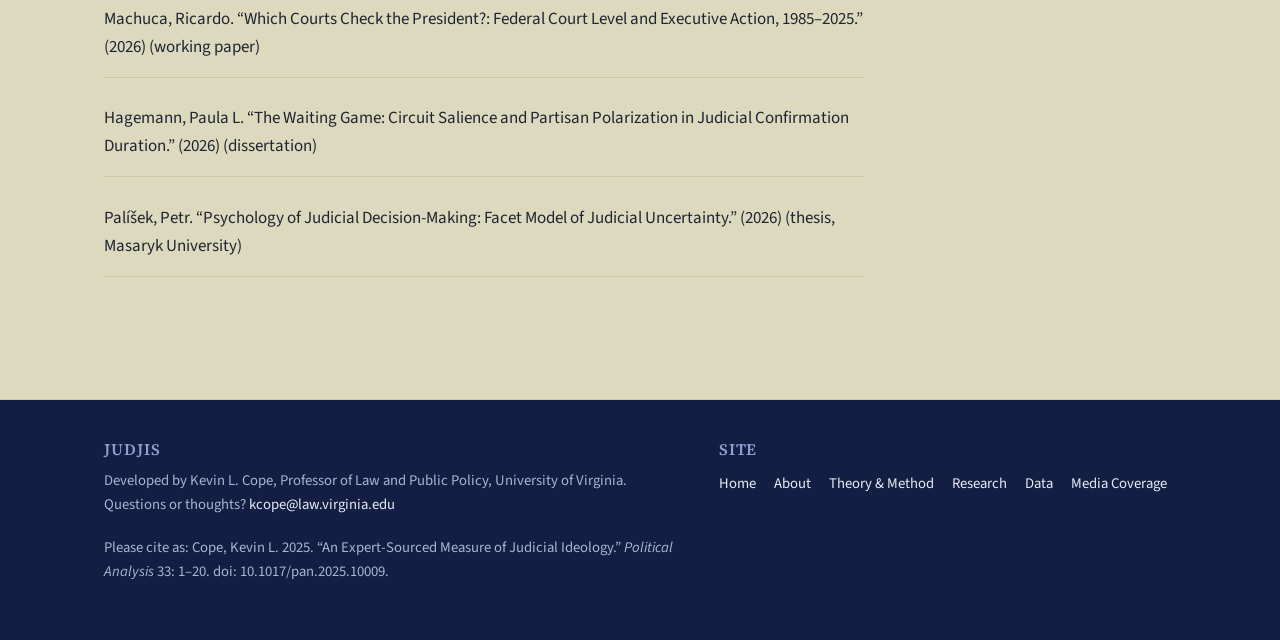
<file: research.html>
<!DOCTYPE html>
<html lang="en">
<head>
<meta charset="UTF-8">
<meta name="viewport" content="width=device-width, initial-scale=1.0">
<title>Research Using JuDJIS</title>
<meta name="description" content="Published and working papers that use or cite the Jurist-Derived Judicial Ideology Scores.">
<link rel="preconnect" href="https://fonts.googleapis.com">
<link rel="preconnect" href="https://fonts.gstatic.com" crossorigin>
<link href="https://fonts.googleapis.com/css2?family=Source+Serif+4:wght@500;600;700&family=Source+Sans+3:wght@400;600;700&display=swap" rel="stylesheet">
<link rel="stylesheet" href="css/style.css">
</head>
<body>

<header class="site-header">
  <div class="container">
    <a class="brand" href="index.html">
      <img class="brand-logo" src="images/JuDJIS-Logo-colored-transparent.png" alt="JuDJIS — Jurist-Derived Judicial Ideology Scores">
    </a>
    <nav class="main-nav">
      <a href="index.html">Home</a>
      <a href="about.html">About</a>
      <a href="theory-method-validation.html">Theory &amp; Method</a>
      <a href="research.html" class="active">Research</a>
      <a href="data.html">Data</a>
      <a href="discussion-media.html">Media Coverage</a>
    </nav>
  </div>
</header>

<section class="page-head">
  <div class="container">
    <div class="kicker">Using / citing JuDJIS</div>
    <h1>Research Using JuDJIS</h1>
    <p class="lede">Published and working papers that apply or cite the Jurist-Derived Judicial Ideology Scores.</p>
  </div>
</section>

<div class="container">
  <div class="content-wrap prose">

    <img class="figure" src="images/Picture2.jpg" alt="">

    <ul class="pub-list">
      <li>George, Tracey E., Mitu Gulati, and Albert Yoon. &ldquo;Beyond Merit: The Hidden Gatekeepers to Supreme Court Clerkships.&rdquo; <em>Vanderbilt Law Research Paper</em> 5375406 (2025). <strong><a href="https://papers.ssrn.com/sol3/papers.cfm?abstract_id=5375406">[SSRN]</a></strong></li>

      <li>Ash, Elliott and Kevin L. Cope. &ldquo;Judicial Dimensions.&rdquo; (working paper)</li>

      <li>Katz, Ori. &ldquo;Attitude Theories of the Law.&rdquo; (2021). <strong><a href="https://papers.ssrn.com/sol3/papers.cfm?abstract_id=3886554">[SSRN]</a></strong></li>

      <li>Westerland, Chad. &ldquo;Measuring Judicial Ideology.&rdquo; <em>Research Handbook on Judicial Politics</em> (2024): 407&ndash;422.</li>

      <li>Cope, Kevin, Christopher A. Cotropia, and Jonathan R. Nash. &ldquo;Judges&rsquo; Chambers.&rdquo; (working paper)</li>

      <li>Truscott, Jake S., and Michael K. Romano. &ldquo;Measuring Judicial Ideology Through Text.&rdquo; <em>Journal of Law and Courts</em> (2025): 1&ndash;18.</li>

      <li>Artabe, Endika, and Alex Badas. &ldquo;Using Large Language Models to Measure the Ideology of Supreme Court Justices.&rdquo; <em>Journal of Law &amp; Empirical Analysis</em> (2026). <strong><a href="https://journals.sagepub.com/doi/abs/10.1177/2755323X261460504" target="_blank" rel="noreferrer noopener">[Journal]</a></strong></li>

      <li>Sapiro-Gheiler, Eyal, and Jonathan P. Kastellec. &ldquo;Appealing to Large-Language-Model-as-Judge: A Comprehensive Machine-Coded Database for the US Courts of Appeals.&rdquo; (2026) (working paper) <strong><a href="https://jkastellec.scholar.princeton.edu/sites/g/files/toruqf3871/files/documents/sapiro_gheiler_kastellec_Large-Language-Model-as-Judge_june_2026.pdf" target="_blank" rel="noreferrer noopener">[PDF]</a></strong></li>

      <li>Canayaz, Mehmet I., and Matthew T. Gustafson. &ldquo;Small Business Judging Judges.&rdquo; <em>Management Science</em> (2026). <strong><a href="https://pubsonline.informs.org/doi/abs/10.1287/mnsc.2024.08333" target="_blank" rel="noreferrer noopener">[Journal]</a></strong></li>

      <li>Machuca, Ricardo. &ldquo;Which Courts Check the President?: Federal Court Level and Executive Action, 1985&ndash;2025.&rdquo; (2026) (working paper)</li>

      <li>Hagemann, Paula L. &ldquo;The Waiting Game: Circuit Salience and Partisan Polarization in Judicial Confirmation Duration.&rdquo; (2026) (dissertation)</li>

      <li>Palí&scaron;ek, Petr. &ldquo;Psychology of Judicial Decision-Making: Facet Model of Judicial Uncertainty.&rdquo; (2026) (thesis, Masaryk University)</li>
    </ul>

  </div>
</div>

<footer class="site-footer">
  <div class="container">
    <div>
      <h4>JuDJIS</h4>
      <p>Developed by Kevin L. Cope, Professor of Law and Public Policy, University of Virginia.<br>
      Questions or thoughts? <a href="mailto:kcope@law.virginia.edu">kcope@law.virginia.edu</a></p>
      <p class="footer-fine">Please cite as: Cope, Kevin L. 2025. “An Expert-Sourced Measure of Judicial Ideology.” <em>Political Analysis</em> 33: 1–20. doi: 10.1017/pan.2025.10009.</p>
    </div>
    <div>
      <h4>Site</h4>
      <ul class="footer-nav">
        <li><a href="index.html">Home</a></li>
        <li><a href="about.html">About</a></li>
        <li><a href="theory-method-validation.html">Theory &amp; Method</a></li>
        <li><a href="research.html">Research</a></li>
        <li><a href="data.html">Data</a></li>
        <li><a href="discussion-media.html">Media Coverage</a></li>
      </ul>
    </div>
  </div>
</footer>

</body>
</html>
</file>
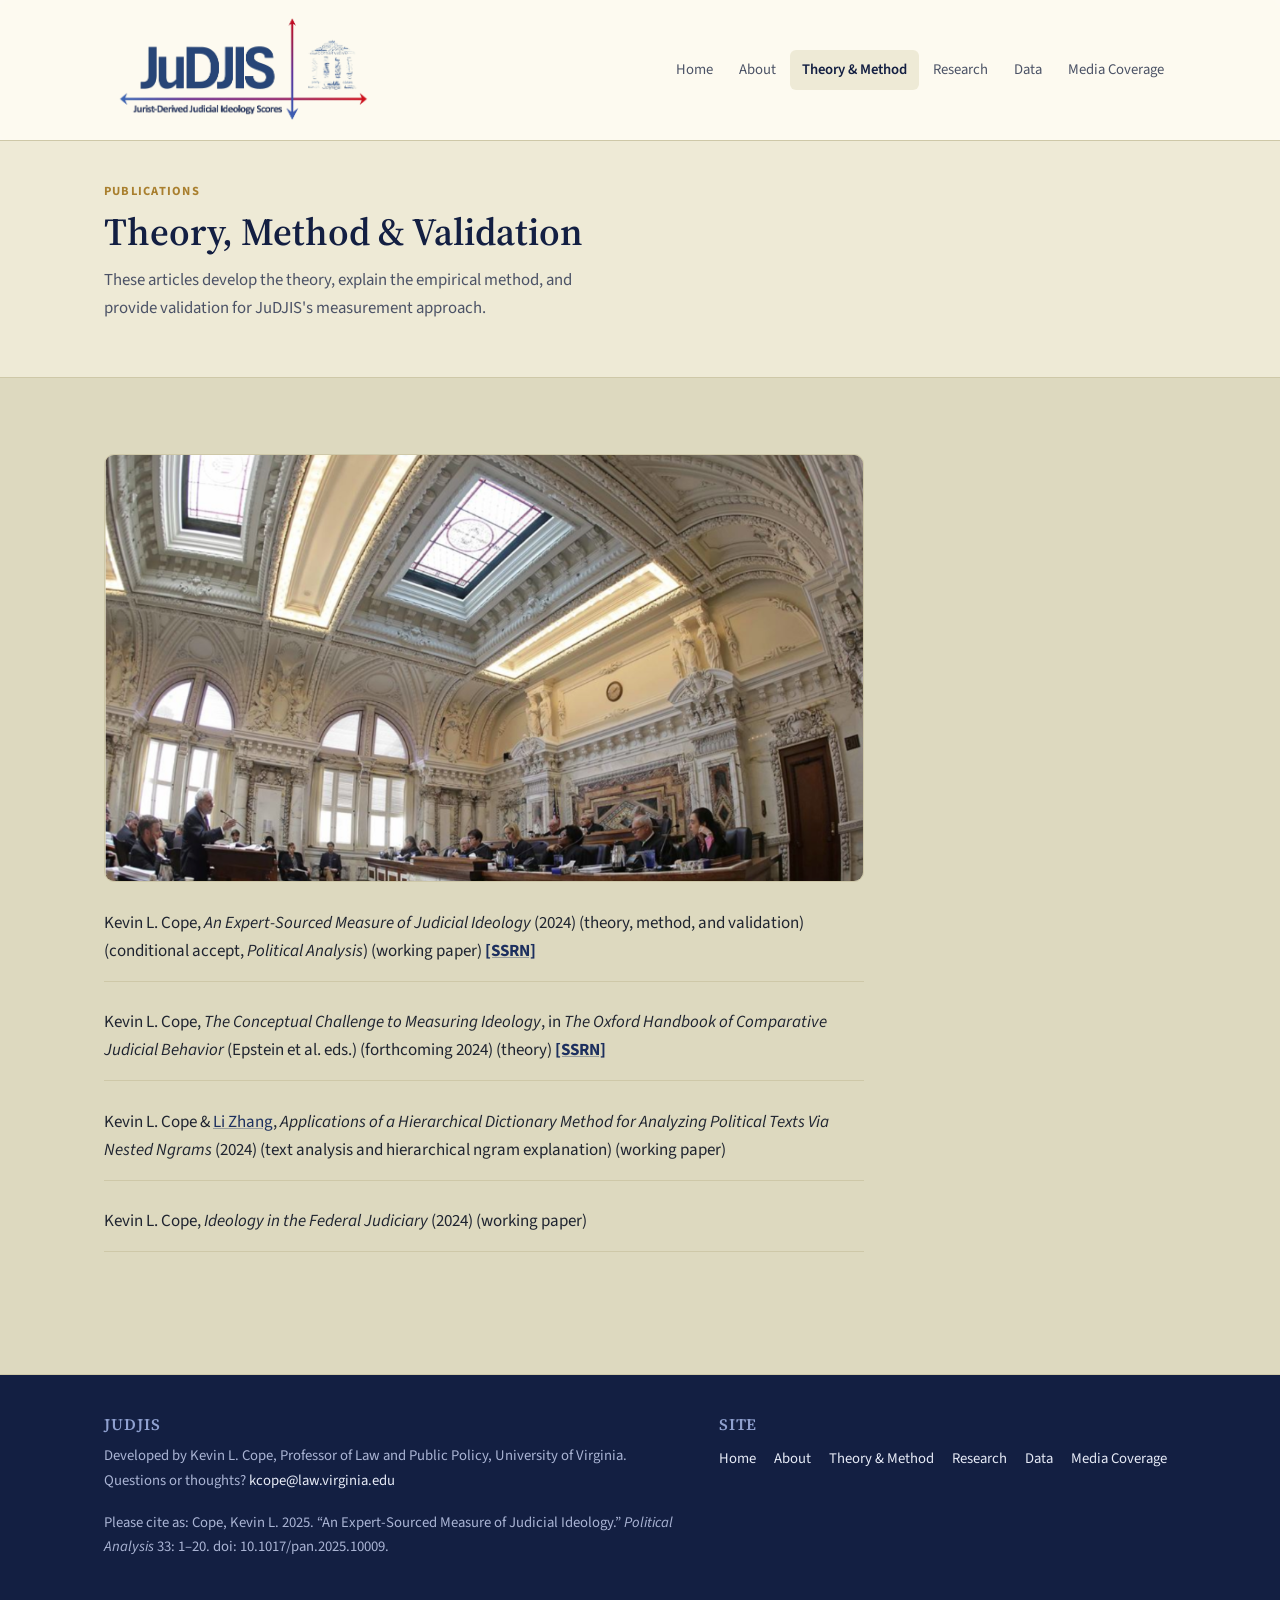
<file: theory-method-validation.html>
<!DOCTYPE html>
<html lang="en">
<head>
<meta charset="UTF-8">
<meta name="viewport" content="width=device-width, initial-scale=1.0">
<title>Theory, Method &amp; Validation — JuDJIS</title>
<meta name="description" content="Articles developing the theory, empirical method, and validation for JuDJIS's measurement approach.">
<link rel="preconnect" href="https://fonts.googleapis.com">
<link rel="preconnect" href="https://fonts.gstatic.com" crossorigin>
<link href="https://fonts.googleapis.com/css2?family=Source+Serif+4:wght@500;600;700&family=Source+Sans+3:wght@400;600;700&display=swap" rel="stylesheet">
<link rel="stylesheet" href="css/style.css">
</head>
<body>

<header class="site-header">
  <div class="container">
    <a class="brand" href="index.html">
      <img class="brand-logo" src="images/JuDJIS-Logo-colored-transparent.png" alt="JuDJIS — Jurist-Derived Judicial Ideology Scores">
    </a>
    <nav class="main-nav">
      <a href="index.html">Home</a>
      <a href="about.html">About</a>
      <a href="theory-method-validation.html" class="active">Theory &amp; Method</a>
      <a href="research.html">Research</a>
      <a href="data.html">Data</a>
      <a href="discussion-media.html">Media Coverage</a>
    </nav>
  </div>
</header>

<section class="page-head">
  <div class="container">
    <div class="kicker">Publications</div>
    <h1>Theory, Method &amp; Validation</h1>
    <p class="lede">These articles develop the theory, explain the empirical method, and provide validation for JuDJIS's measurement approach.</p>
  </div>
</section>

<div class="container">
  <div class="content-wrap prose">

    <img class="figure" src="images/Picture1-edited-1024x576.png" alt="">

    <ul class="pub-list">
      <li>Kevin L. Cope, <em>An Expert-Sourced Measure of Judicial Ideology</em> (2024) (theory, method, and validation) (conditional accept, <em>Political Analysis</em>) (working paper) <strong><a href="https://papers.ssrn.com/sol3/papers.cfm?abstract_id=4742254" target="_blank" rel="noreferrer noopener">[SSRN]</a></strong></li>

      <li>Kevin L. Cope, <em>The Conceptual Challenge to Measuring Ideology</em>, in <em>The Oxford Handbook of Comparative Judicial Behavior</em> (Epstein et al. eds.) (forthcoming 2024) (theory) <strong><a href="https://papers.ssrn.com/sol3/papers.cfm?abstract_id=4592566">[SSRN]</a></strong></li>

      <li>Kevin L. Cope &amp; <a href="https://www.law.virginia.edu/faculty/directory/administration/cer5ts/cer5ts">Li Zhang</a>, <em>Applications of a Hierarchical Dictionary Method for Analyzing Political Texts Via Nested Ngrams</em> (2024) (text analysis and hierarchical ngram explanation) (working paper)</li>

      <li>Kevin L. Cope, <em>Ideology in the Federal Judiciary</em> (2024) (working paper)</li>
    </ul>

  </div>
</div>

<footer class="site-footer">
  <div class="container">
    <div>
      <h4>JuDJIS</h4>
      <p>Developed by Kevin L. Cope, Professor of Law and Public Policy, University of Virginia.<br>
      Questions or thoughts? <a href="mailto:kcope@law.virginia.edu">kcope@law.virginia.edu</a></p>
      <p class="footer-fine">Please cite as: Cope, Kevin L. 2025. “An Expert-Sourced Measure of Judicial Ideology.” <em>Political Analysis</em> 33: 1–20. doi: 10.1017/pan.2025.10009.</p>
    </div>
    <div>
      <h4>Site</h4>
      <ul class="footer-nav">
        <li><a href="index.html">Home</a></li>
        <li><a href="about.html">About</a></li>
        <li><a href="theory-method-validation.html">Theory &amp; Method</a></li>
        <li><a href="research.html">Research</a></li>
        <li><a href="data.html">Data</a></li>
        <li><a href="discussion-media.html">Media Coverage</a></li>
      </ul>
    </div>
  </div>
</footer>

</body>
</html>
</file>
<file: css/style.css>
/* JuDJIS — shared stylesheet */

:root {
  --navy: #1c2f5e;
  --navy-deep: #131f42;
  --navy-tint: #eeead6;
  --gold: #a97f2e;
  --ink: #1f2430;
  --ink-soft: #4b5266;
  --line: #cec8a8;
  --paper: #fffdf6;
  --bg: #ddd9bf;
  --radius: 10px;
  --maxw: 760px;
  --wide: 1120px;
}

/* ---------- Homepage dark theme (below the hero) ---------- */

body.home {
  background: #0c1930;
  --ink: #eef1f7;
  --ink-soft: rgba(255,255,255,0.68);
  --line: rgba(255,255,255,0.14);
  --paper: #101f3d;
  --navy-tint: rgba(255,255,255,0.06);
}

.home h1, .home h2, .home h3, .home h4 {
  color: #ffffff;
}

.home .hero {
  border-bottom-color: rgba(255,255,255,0.12);
}

.home .card:hover {
  box-shadow: 0 10px 28px rgba(255,255,255,0.08);
}

.home .card-body {
  background: var(--bg);
}

.home .card-body p {
  color: #4b5266;
}

* { box-sizing: border-box; }

html { scroll-behavior: smooth; }

body {
  margin: 0;
  background: var(--bg);
  color: var(--ink);
  font-family: "Source Sans 3", -apple-system, BlinkMacSystemFont, "Segoe UI", Helvetica, Arial, sans-serif;
  font-size: 17px;
  line-height: 1.65;
  -webkit-font-smoothing: antialiased;
}

h1, h2, h3, h4 {
  font-family: "Source Serif 4", Georgia, "Times New Roman", serif;
  color: var(--navy-deep);
  line-height: 1.22;
  font-weight: 600;
  margin: 0 0 0.5em;
}

h1 { font-size: 2.4rem; }
h2 { font-size: 1.6rem; margin-top: 2.2em; }
h3 { font-size: 1.2rem; margin-top: 1.6em; }
h4 { font-size: 1rem; text-transform: uppercase; letter-spacing: 0.06em; color: var(--gold); }

p { margin: 0 0 1.1em; color: var(--ink); }

a { color: var(--navy); text-decoration-color: rgba(28,47,94,0.35); }
a:hover { text-decoration-color: currentColor; }

ul, ol { padding-left: 1.3em; }
li { margin-bottom: 0.6em; }

strong { color: var(--navy-deep); }

img { max-width: 100%; display: block; }

.container {
  max-width: var(--wide);
  margin: 0 auto;
  padding: 0 24px;
}

.prose {
  max-width: var(--maxw);
}

/* ---------- Header ---------- */

.site-header {
  position: sticky;
  top: 0;
  z-index: 20;
  background: rgba(255,253,246,0.92);
  backdrop-filter: saturate(180%) blur(8px);
  border-bottom: 1px solid var(--line);
}

.site-header .container {
  display: flex;
  align-items: center;
  justify-content: space-between;
  gap: 24px;
  min-height: 72px;
  padding-top: 10px;
  padding-bottom: 10px;
}

.brand {
  display: flex;
  align-items: center;
  gap: 0.5em;
  text-decoration: none;
  color: var(--navy-deep);
  flex: none;
}

.brand-logo {
  display: block;
  height: 120px;
  width: auto;
}

@media (max-width: 640px) {
  .brand-logo { height: 64px; }
}

nav.main-nav {
  display: flex;
  flex-wrap: wrap;
  gap: 4px 2px;
  justify-content: flex-end;
}

nav.main-nav a {
  display: inline-block;
  padding: 8px 12px;
  border-radius: 6px;
  font-size: 0.92rem;
  color: var(--ink-soft);
  text-decoration: none;
  white-space: nowrap;
}

nav.main-nav a:hover {
  background: var(--navy-tint);
  color: var(--navy-deep);
}

nav.main-nav a.active {
  color: var(--navy-deep);
  font-weight: 600;
  background: var(--navy-tint);
}

/* ---------- Hero ---------- */

.hero {
  position: relative;
  min-height: 520px;
  background-color: #0c1930;
  border-bottom: 1px solid var(--line);
  display: flex;
  flex-direction: column;
  overflow: hidden;
}

.hero-bg {
  position: absolute;
  inset: 0;
  z-index: 0;
  opacity: 0;
  transition: opacity 1.6s ease;
}

.hero-bg.is-visible {
  opacity: 1;
}

.hero-bg-wave {
  background:
    linear-gradient(90deg, rgba(8,16,32,0.9) 0%, rgba(8,16,32,0.72) 38%, rgba(8,16,32,0.25) 62%, rgba(8,16,32,0) 82%),
    url("../images/hero-ideology-wave.png") right center / cover no-repeat;
}

.hero-bg-dots {
  background:
    linear-gradient(90deg, rgba(8,16,32,0.9) 0%, rgba(8,16,32,0.72) 38%, rgba(8,16,32,0.25) 62%, rgba(8,16,32,0) 82%),
    url("../images/judicial-constellation-dots.png") right center / cover no-repeat;
}

.hero .site-header {
  position: relative;
  z-index: 1;
  background: transparent;
  backdrop-filter: none;
  border-bottom: none;
}


.hero nav.main-nav a {
  color: #f4f2e6;
}

.hero nav.main-nav a:hover,
.hero nav.main-nav a.active {
  background: rgba(255,255,255,0.16);
  color: #ffffff;
}

.hero-copy-row {
  position: relative;
  z-index: 1;
  flex: 1;
  display: flex;
  align-items: center;
}

.hero-copy {
  padding: 48px 24px 72px;
  max-width: 620px;
}

@media (min-width: 640px) {
  .hero-copy { padding-left: 48px; }
}

.hero-copy h1 {
  color: #ffffff;
  font-size: clamp(2rem, 4vw, 2.9rem);
  margin-bottom: 0.35em;
}

.hero-copy .lede {
  font-size: 1.12rem;
  color: rgba(255,255,255,0.9);
  max-width: 54ch;
}

.hero .btn-ghost {
  border-color: rgba(255,255,255,0.85);
  color: #ffffff;
}

.hero .btn-ghost:hover {
  background: rgba(255,255,255,0.14);
}

.hero-actions {
  display: flex;
  flex-wrap: wrap;
  gap: 12px;
  margin-top: 1.4em;
}

/* ---------- Buttons ---------- */

.btn {
  display: inline-flex;
  align-items: center;
  gap: 0.4em;
  padding: 11px 20px;
  border-radius: 999px;
  font-size: 0.94rem;
  font-weight: 600;
  text-decoration: none;
  border: 1px solid transparent;
  transition: transform 0.08s ease, background 0.15s ease;
}

.btn-primary {
  background: var(--navy-deep);
  color: #fff;
}
.btn-primary:hover { background: var(--navy); }

.btn-ghost {
  background: transparent;
  border-color: var(--navy-deep);
  color: var(--navy-deep);
}
.btn-ghost:hover { background: var(--navy-tint); }

/* ---------- Cards / grid ---------- */

.section {
  padding: 56px 0;
}

.section-head {
  max-width: var(--maxw);
  margin-bottom: 32px;
}

.section-head .kicker {
  text-transform: uppercase;
  letter-spacing: 0.1em;
  font-size: 0.78rem;
  font-weight: 700;
  color: var(--gold);
}

.card-grid {
  display: grid;
  gap: 20px;
  grid-template-columns: 1fr;
}

@media (min-width: 700px) {
  .card-grid { grid-template-columns: repeat(2, 1fr); }
}
@media (min-width: 1020px) {
  .card-grid { grid-template-columns: repeat(4, 1fr); }
}

.card {
  background: var(--paper);
  border: 1px solid var(--line);
  border-radius: var(--radius);
  overflow: hidden;
  display: flex;
  flex-direction: column;
  text-decoration: none;
  color: inherit;
  transition: box-shadow 0.15s ease, transform 0.15s ease;
}

.card:hover {
  box-shadow: 0 10px 28px rgba(19,31,66,0.10);
  transform: translateY(-2px);
}

.card-media {
  position: relative;
  aspect-ratio: 16/10;
  overflow: hidden;
  background: var(--navy-tint);
}

.card-media img {
  width: 100%;
  height: 100%;
  object-fit: cover;
}

.card-media-contain {
  background: #ffffff;
}

.card-media-contain img {
  object-fit: contain;
}

.card-media::after {
  content: "";
  position: absolute;
  inset: 0;
  background: linear-gradient(180deg, rgba(8,16,32,0.45) 0%, rgba(8,16,32,0.7) 55%, rgba(8,16,32,0.96) 100%);
}

.card-media-title {
  position: absolute;
  z-index: 1;
  left: 18px;
  right: 18px;
  bottom: 14px;
  margin: 0;
  color: #ffffff;
  font-size: 1.12rem;
  line-height: 1.28;
  text-shadow: 0 1px 6px rgba(0,0,0,0.45);
}

.card-body {
  padding: 18px 20px 22px;
  flex: 1;
  display: flex;
  flex-direction: column;
}

.card-body h3 {
  margin-top: 0;
  font-size: 1.12rem;
  color: var(--navy-deep);
}

.card-body p {
  color: var(--ink-soft);
  font-size: 0.95rem;
  flex: 1;
}

.card-cta {
  font-size: 0.86rem;
  font-weight: 700;
  color: var(--gold);
  text-transform: uppercase;
  letter-spacing: 0.05em;
}

/* ---------- Page header (interior pages) ---------- */

.page-head {
  background: var(--navy-tint);
  border-bottom: 1px solid var(--line);
}

.page-head .container {
  padding: 40px 24px 36px;
}

.page-head .kicker {
  text-transform: uppercase;
  letter-spacing: 0.1em;
  font-size: 0.78rem;
  font-weight: 700;
  color: var(--gold);
  margin-bottom: 0.6em;
}

.page-head h1 { margin-bottom: 0.3em; }
.page-head .lede { color: var(--ink-soft); max-width: 62ch; font-size: 1.05rem; }

/* ---------- Content blocks ---------- */

.content-wrap {
  padding: 48px 0 72px;
}

.pub-list {
  list-style: none;
  padding: 0;
  margin: 0;
}

.pub-list li {
  padding: 16px 0;
  border-bottom: 1px solid var(--line);
}
.pub-list li:first-child { padding-top: 0; }

.cite-box {
  background: var(--navy-tint);
  border: 1px solid var(--line);
  border-radius: var(--radius);
  padding: 18px 20px;
  font-size: 0.95rem;
  margin: 1.4em 0;
}

.cite-box strong { display: block; margin-bottom: 0.3em; color: var(--navy-deep); }

.figure {
  margin: 1.6em 0;
  border-radius: var(--radius);
  overflow: hidden;
  border: 1px solid var(--line);
}

.press-card {
  background: var(--paper);
  border: 1px solid var(--line);
  border-radius: var(--radius);
  padding: 24px 26px;
  margin-bottom: 22px;
}

.press-source {
  text-transform: uppercase;
  letter-spacing: 0.06em;
  font-size: 0.78rem;
  font-weight: 700;
  color: var(--gold);
  margin-bottom: 0.4em;
}

.press-card h3 {
  margin-top: 0;
  font-size: 1.15rem;
}

.press-byline {
  color: var(--ink-soft);
  font-size: 0.9rem;
  font-style: italic;
  margin-bottom: 0.8em;
}

.press-date { color: var(--navy); font-weight: 700; }

.file-table {
  width: 100%;
  border-collapse: collapse;
  background: var(--paper);
  border: 1px solid var(--line);
  border-radius: var(--radius);
  overflow: hidden;
  font-size: 0.94rem;
}

.file-table th, .file-table td {
  padding: 12px 16px;
  text-align: left;
  border-bottom: 1px solid var(--line);
}

.file-table th {
  background: var(--navy-tint);
  color: var(--navy-deep);
  font-family: "Source Serif 4", serif;
  font-weight: 600;
}

.file-table tr:last-child td { border-bottom: none; }

.file-table a {
  font-weight: 600;
  text-decoration: none;
}
.file-table a:hover { text-decoration: underline; }

.viz-embed {
  background: var(--paper);
  border: 1px solid var(--line);
  border-radius: var(--radius);
  padding: 16px;
  margin: 1.6em 0;
}

.viz-embed h3 { margin-top: 0; }

.note-box {
  border-left: 3px solid var(--gold);
  background: var(--navy-tint);
  padding: 16px 20px;
  border-radius: 0 var(--radius) var(--radius) 0;
  font-size: 0.95rem;
  color: var(--ink-soft);
  margin: 1.6em 0;
}

/* ---------- Footer ---------- */

.site-footer {
  border-top: 1px solid var(--line);
  background: var(--navy-deep);
  color: #c7cee3;
  padding: 40px 0;
  margin-top: 40px;
}

.site-footer .container {
  display: grid;
  gap: 20px;
}

@media (min-width: 720px) {
  .site-footer .container {
    grid-template-columns: 1.3fr 1fr;
    align-items: start;
  }
}

.site-footer h4 {
  color: #8fa0cf;
  margin-bottom: 0.6em;
}

.site-footer a { color: #e7ebf7; }
.site-footer p { color: #aab4d4; font-size: 0.92rem; }

.footer-nav {
  display: flex;
  flex-wrap: wrap;
  gap: 4px 18px;
  padding: 0;
  margin: 0;
  list-style: none;
}

.footer-nav a { font-size: 0.92rem; text-decoration: none; }
.footer-nav a:hover { text-decoration: underline; }

.footer-fine {
  font-size: 0.82rem;
  color: #7d89ac;
  margin-top: 18px;
}
</file>
